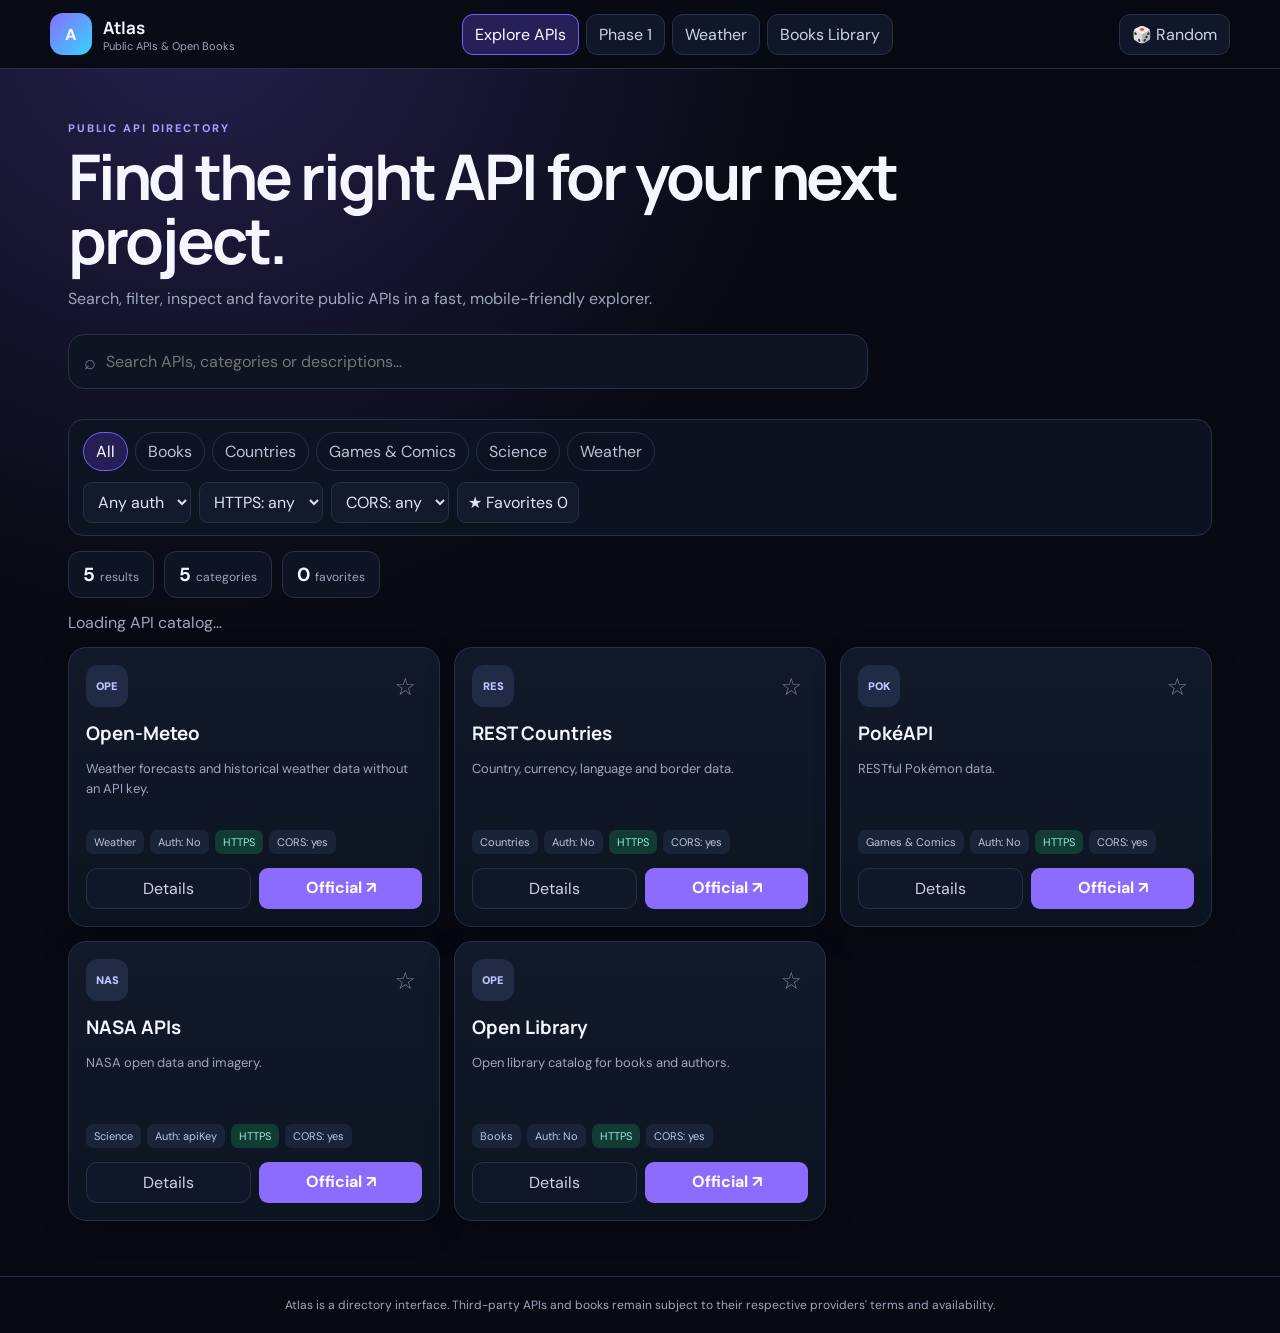
<file: index.html>
<!doctype html>
<html lang="en">
<head>
<meta charset="utf-8">
<meta name="viewport" content="width=device-width,initial-scale=1">
<meta name="description" content="Atlas — Public APIs & Open Books">
<title>Atlas — Public APIs & Open Books</title>
<link rel="preconnect" href="https://fonts.googleapis.com">
<link rel="preconnect" href="https://fonts.gstatic.com" crossorigin>
<link href="https://fonts.googleapis.com/css2?family=DM+Sans:wght@400;500;600;700&family=Manrope:wght@600;700;800&display=swap" rel="stylesheet">
<style>
:root{--bg:#070a12;--panel:#0e1422;--panel2:#121a2c;--line:#263149;--text:#f4f7ff;--muted:#9ba7bc;--accent:#8b6cff;--green:#26d3ae}
*{box-sizing:border-box}body{margin:0;background:radial-gradient(circle at 15% 0,#25204c 0,#070a12 36%);color:var(--text);font-family:"DM Sans",system-ui,sans-serif;min-height:100vh}button,input,select{font:inherit}button{cursor:pointer}
.top{position:sticky;top:0;z-index:20;display:flex;align-items:center;justify-content:space-between;gap:12px;padding:13px max(16px,calc((100% - 1180px)/2));background:#070a12e8;border-bottom:1px solid var(--line);backdrop-filter:blur(18px)}
.brand{display:flex;gap:11px;align-items:center}.logo{width:42px;height:42px;border-radius:13px;background:linear-gradient(135deg,var(--accent),#31d6ff);display:grid;place-items:center;font-weight:900}.brand b{font-family:Manrope;font-size:17px}.brand small{display:block;color:var(--muted);font-size:11px}
.tabs{display:flex;gap:7px}.tab,.secondary{border:1px solid var(--line);background:#101728;color:#cbd5e7;border-radius:11px;padding:9px 12px}.tab.active{background:#261f58;border-color:#745fff;color:#fff}
main{max-width:1180px;margin:auto}.hero{padding:52px 18px 20px}.eyebrow{font-size:11px;letter-spacing:.17em;font-weight:800;color:#aa9cff}.hero h1{font-family:Manrope;font-size:clamp(35px,6vw,63px);line-height:1.01;letter-spacing:-.045em;max-width:850px;margin:10px 0 13px}.hero p{color:var(--muted);max-width:700px;font-size:16px}
.search{display:flex;align-items:center;gap:10px;max-width:800px;margin-top:25px;padding:0 15px;background:#0e1422;border:1px solid var(--line);border-radius:16px}.search input{width:100%;padding:16px 0;border:0;outline:0;background:transparent;color:#fff}.search span{color:#74819a;font-size:20px}
.toolbar{margin:10px 18px 15px;padding:12px 14px;border:1px solid var(--line);background:#0e1422cc;border-radius:15px}.chips{display:flex;gap:7px;overflow:auto;padding-bottom:11px}.chip{white-space:nowrap;border:1px solid var(--line);background:transparent;color:#b8c3d7;border-radius:999px;padding:8px 12px}.chip.active{background:#251f56;border-color:#745fff;color:#fff}.filters{display:flex;gap:8px;flex-wrap:wrap}.filters select,.filters button{background:#121a2c;color:#dce4f5;border:1px solid var(--line);border-radius:9px;padding:8px 10px}
.stats{display:flex;gap:10px;padding:0 18px 14px}.stat{background:#0e1422;border:1px solid var(--line);border-radius:12px;padding:10px 14px}.stat b{font-size:19px}.stat span{font-size:12px;color:var(--muted);margin-left:5px}.status{color:var(--muted);padding:0 18px 14px}
.grid{display:grid;grid-template-columns:repeat(3,1fr);gap:14px;padding:0 18px 55px}.card{background:linear-gradient(180deg,#121a2bf5,#0d1421f5);border:1px solid var(--line);border-radius:18px;padding:17px;box-shadow:0 10px 30px #0003}.cardtop{display:flex;justify-content:space-between}.icon{width:42px;height:42px;border-radius:12px;background:#202b46;display:grid;place-items:center;color:#bdc7ff;font-size:11px;font-weight:900}.fav{border:0;background:none;color:#71809a;font-size:24px}.fav.active{color:#ffd35c}.card h3{margin:13px 0 6px;font-family:Manrope}.desc{color:var(--muted);line-height:1.5;font-size:13px;min-height:58px}.badges{display:flex;gap:6px;flex-wrap:wrap}.badge{font-size:11px;padding:5px 8px;border-radius:7px;background:#1a2439;color:#bbc7df}.good{color:#8ff0d7;background:#123b34}.actions{display:flex;gap:8px;margin-top:14px}.actions>*{flex:1;text-align:center;text-decoration:none}.primary{border:0;background:var(--accent);color:#fff;border-radius:9px;padding:9px 12px;font-weight:700}
.books{display:none}.books.active{display:block}.weather{display:none}.weather.active{display:block}.weatherbox{margin:10px 18px 55px;padding:20px;border:1px solid var(--line);background:linear-gradient(180deg,#121a2bf5,#0d1421f5);border-radius:20px}.weatherform{display:flex;gap:9px;flex-wrap:wrap}.weatherform input{flex:1;min-width:210px;background:#0b1120;color:#fff;border:1px solid var(--line);border-radius:10px;padding:12px}.weatherform button{border:0;background:var(--accent);color:#fff;border-radius:10px;padding:12px 16px;font-weight:700}.weathercurrent{display:grid;grid-template-columns:1.3fr 1fr 1fr;gap:12px;margin-top:15px}.weatherstat{padding:15px;border:1px solid var(--line);background:#111a2b;border-radius:13px}.weatherstat small{display:block;color:var(--muted);margin-bottom:6px}.temp{font:800 42px Manrope}.forecast{display:grid;grid-template-columns:repeat(5,1fr);gap:10px;margin-top:12px}.day{padding:13px;border:1px solid var(--line);background:#101829;border-radius:12px}.day b{display:block;margin-bottom:8px}.day span{display:block;color:var(--muted);font-size:12px;margin-top:4px}@media(max-width:700px){.weathercurrent{grid-template-columns:1fr 1fr}.forecast{grid-template-columns:1fr 1fr}}.bookcard{display:flex;gap:15px}.bookcats{margin-bottom:10px}.bookcard .badges{margin:8px 0}.bookcard .badge{display:inline-block;border:1px solid var(--line);background:#171d30;color:#cfd7e8;border-radius:999px;padding:5px 9px;font-size:12px}.cover{width:92px;height:132px;object-fit:cover;border-radius:9px;background:#1a2336;flex:none}.bookinfo{min-width:0}.bookinfo h3{margin:0 0 6px;font-family:Manrope}.meta{font-size:12px;color:var(--muted);margin-bottom:10px}.bookactions{display:flex;gap:7px;flex-wrap:wrap}.notice{margin:0 18px 20px;padding:12px 14px;border:1px solid #4a3e20;background:#211b0e;color:#d7cba9;border-radius:12px;font-size:12px;line-height:1.5}
.modal{position:fixed;inset:0;z-index:50;background:#000b;display:grid;place-items:center;padding:18px}.hidden{display:none}.modalbox{width:min(760px,100%);max-height:90vh;overflow:auto;background:#0c1322;border:1px solid var(--line);border-radius:20px;padding:22px;position:relative}.close{position:absolute;right:13px;top:10px;width:34px;height:34px;border:0;border-radius:50%;background:#182137;color:#fff;font-size:22px}.json{background:#060a11;border:1px solid var(--line);border-radius:12px;padding:14px;overflow:auto;font-size:12px;white-space:pre-wrap;color:#cbd6e9}.detailgrid{display:grid;grid-template-columns:1fr 1fr;gap:9px}.detail{padding:12px;border:1px solid var(--line);background:#111a2b;border-radius:11px}.detail small{display:block;color:var(--muted);margin-bottom:3px}
footer{padding:20px 18px;border-top:1px solid var(--line);color:var(--muted);font-size:12px;text-align:center}
@media(max-width:850px){.grid{grid-template-columns:1fr 1fr}.brand small{display:none}}@media(max-width:600px){.top{flex-wrap:wrap}.tabs{order:3;width:100%}.tab{flex:1}.grid{grid-template-columns:1fr;padding:0 14px 45px}.hero{padding:35px 14px 18px}.toolbar{margin-left:14px;margin-right:14px}.stats,.status{padding-left:14px;padding-right:14px}.detailgrid{grid-template-columns:1fr}.bookcard{gap:12px}.cover{width:76px;height:110px}}
</style>

<style>#phase1View{display:none;padding:0 18px 60px}#phase1View.active{display:block}.p1grid{display:grid;grid-template-columns:repeat(2,minmax(0,1fr));gap:14px}.p1card{background:#111a2b;border:1px solid var(--line,#24314a);border-radius:16px;padding:16px}.p1card h3{margin:0 0 6px}.p1card p{margin:0 0 10px;color:#9eabc1;font-size:13px}.p1card input{box-sizing:border-box;width:100%;margin:5px 0;padding:10px;background:#0b1120;color:#fff;border:1px solid var(--line,#24314a);border-radius:9px}.p1card button{border:0;background:var(--accent,#6c63ff);color:#fff;border-radius:9px;padding:10px 13px;font-weight:700;cursor:pointer}.p1out{margin-top:10px;color:#cbd6e9;font-size:13px;line-height:1.5;max-height:300px;overflow:auto}.p1out img{max-width:100%;max-height:190px;border-radius:10px}@media(max-width:700px){.p1grid{grid-template-columns:1fr}}</style>
</head>
<body>
<header class="top">
<div class="brand"><div class="logo">A</div><div><b>Atlas</b><small>Public APIs & Open Books</small></div></div>
<nav class="tabs"><button class="tab active" id="apiTab">Explore APIs</button><button class="tab" id="phase1Tab">Phase 1</button><button class="tab" id="weatherTab">Weather</button><button class="tab" id="bookTab">Books Library</button></nav>
<button class="secondary" id="random">🎲 Random</button>
</header>
<main>
<section class="hero"><div class="eyebrow" id="eyebrow">PUBLIC API DIRECTORY</div><h1 id="title">Find the right API for your next project.</h1><p id="subtitle">Search, filter, inspect and favorite public APIs in a fast, mobile-friendly explorer.</p><div class="search"><span>⌕</span><input id="search" placeholder="Search APIs, categories or descriptions…"></div></section>
<section id="apiView">
<section class="toolbar"><div id="chips" class="chips"></div><div class="filters"><select id="auth"><option value="">Any auth</option><option>No</option><option>apiKey</option><option>OAuth</option></select><select id="https"><option value="">HTTPS: any</option><option value="true">HTTPS only</option><option value="false">HTTP only</option></select><select id="cors"><option value="">CORS: any</option><option value="yes">CORS yes</option><option value="no">CORS no</option></select><button id="favorites">★ Favorites <span id="favCount">0</span></button></div></section>
<div class="stats"><div class="stat"><b id="count">0</b><span>results</span></div><div class="stat"><b id="catCount">0</b><span>categories</span></div><div class="stat"><b id="favStat">0</b><span>favorites</span></div></div><div id="status" class="status">Loading API catalog…</div><section id="grid" class="grid"></section>
</section>
<section id="weatherView" class="weather"><div class="weatherbox"><div class="eyebrow">LIVE WEATHER</div><h2>Weather Dashboard</h2><p class="desc">Powered by Open-Meteo — no API key required.</p><div class="weatherform"><input id="weatherCity" placeholder="Enter a city, e.g. Tirupati"><button id="weatherSearch">Get Weather</button></div><div id="weatherStatus" class="status">Enter a city to see current weather and a 5-day forecast.</div><div id="weatherCurrent" class="weathercurrent"></div><div id="weatherForecast" class="forecast"></div></div></section><section id="booksView" class="books">
<section class="toolbar"><div class="chips" id="bookCategories"><button class="chip active" data-bookcat="">All Books</button><button class="chip" data-bookcat="Popular">⭐ Popular</button><button class="chip" data-bookcat="Love Stories">❤️ Love Stories</button><button class="chip" data-bookcat="Mystery &amp; Detective">🕵️ Mystery &amp; Detective</button><button class="chip" data-bookcat="Fantasy &amp; Magic">🧙 Fantasy &amp; Magic</button><button class="chip" data-bookcat="Adventure &amp; Travel">🗺️ Adventure &amp; Travel</button><button class="chip" data-bookcat="Horror &amp; Ghost Stories">👻 Horror &amp; Ghost Stories</button><button class="chip" data-bookcat="Children &amp; Kids">👨‍👩‍👧 Children &amp; Kids</button><button class="chip" data-bookcat="Classic Stories">📚 Classic Stories</button><button class="chip" data-bookcat="History &amp; Biography">🏛️ History &amp; Biography</button><button class="chip" data-bookcat="Science &amp; Learning">🔬 Science &amp; Learning</button><button class="chip" data-bookcat="Poetry &amp; Drama">🎭 Poetry &amp; Drama</button><button class="chip" data-bookcat="Other Books">📖 Other Books</button></div><div class="filters"><select id="language"><option value="">All languages</option></select></div></section>
<div id="bookStatus" class="status">Loading books…</div><section id="bookGrid" class="grid"></section>
</section>
<section id="phase1View"><div class="hero"><div class="eyebrow">PHASE 1 · PUBLIC DATA HUB</div><h2>Live public-data services</h2><p>Explore useful browser-friendly public APIs without API keys.</p></div><div class="p1grid"><article class="p1card"><h3>🌍 Country Explorer</h3><p>Search country information.</p><input id="p1country" placeholder="India"><button onclick="p1Country()">Search</button><div id="p1countryOut" class="p1out"></div></article><article class="p1card"><h3>📍 Geocoding</h3><p>Find coordinates for a place.</p><input id="p1geo" placeholder="Tirupati"><button onclick="p1Geo()">Find</button><div id="p1geoOut" class="p1out"></div></article><article class="p1card"><h3>🚀 Space Launches</h3><p>Recent and upcoming launches.</p><button onclick="p1Space()">Load launches</button><div id="p1spaceOut" class="p1out"></div></article><article class="p1card"><h3>🐾 Animal Images</h3><p>Random dog image.</p><button onclick="p1Animal()">Get animal</button><div id="p1animalOut" class="p1out"></div></article><article class="p1card"><h3>📖 Dictionary</h3><p>English definitions and examples.</p><input id="p1word" placeholder="example"><button onclick="p1Word()">Define</button><div id="p1wordOut" class="p1out"></div></article><article class="p1card"><h3>📅 Public Holidays</h3><p>Holiday calendar by country.</p><input id="p1hc" value="IN" maxlength="2"><input id="p1hy" value="2026" type="number"><button onclick="p1Holidays()">Load holidays</button><div id="p1holidayOut" class="p1out"></div></article><article class="p1card"><h3>🧪 Test Data</h3><p>Generate random developer data.</p><button onclick="p1TestData()">Generate</button><div id="p1testOut" class="p1out"></div></article><article class="p1card"><h3>🌦️ Weather</h3><p>Open the existing Weather dashboard.</p><button onclick="p1OpenWeather()">Open Weather</button></article></div></section></main>
<div id="modal" class="modal hidden"><div class="modalbox"><button class="close" id="close">×</button><div id="modalBody"></div></div></div>
<footer>Atlas is a directory interface. Third-party APIs and books remain subject to their respective providers' terms and availability.</footer>
<script>
const $=id=>document.getElementById(id),esc=v=>String(v??"").replace(/[&<>"']/g,c=>({"&":"&amp;","<":"&lt;",">":"&gt;",'"':"&quot;","'":"&#39;"}[c]));
let apis=[],category="",onlyFav=false,favs=JSON.parse(localStorage.getItem("atlasFavs")||"[]"),books=[],bookLang="";
const fallback=[{name:"Open-Meteo",description:"Weather forecasts and historical weather data without an API key.",auth:"No",https:true,cors:"yes",category:"Weather",link:"https://open-meteo.com/"},{name:"REST Countries",description:"Country, currency, language and border data.",auth:"No",https:true,cors:"yes",category:"Countries",link:"https://restcountries.com/"},{name:"PokéAPI",description:"RESTful Pokémon data.",auth:"No",https:true,cors:"yes",category:"Games & Comics",link:"https://pokeapi.co/"},{name:"NASA APIs",description:"NASA open data and imagery.",auth:"apiKey",https:true,cors:"yes",category:"Science",link:"https://api.nasa.gov/"},{name:"Open Library",description:"Open library catalog for books and authors.",auth:"No",https:true,cors:"yes",category:"Books",link:"https://openlibrary.org/developers/api"}];
async function loadApis(){try{let r=await fetch("https://api.publicapis.org/entries");if(!r.ok)throw 0;let j=await r.json();apis=(j.entries||[]).map(x=>({name:x.API,description:x.Description,auth:x.Auth||"No",https:x.HTTPS,cors:x.Cors||"unknown",category:x.Category||"Other",link:x.Link}))}catch(e){apis=fallback}buildCats();renderApis()}
function buildCats(){let cs=[...new Set(apis.map(x=>x.category))].sort();$("catCount").textContent=cs.length;$("chips").innerHTML='<button class="chip active" data-cat="">All</button>'+cs.slice(0,30).map(c=>`<button class="chip" data-cat="${esc(c)}">${esc(c)}</button>`).join("");document.querySelectorAll("[data-cat]").forEach(b=>b.onclick=()=>{category=b.dataset.cat;document.querySelectorAll("[data-cat]").forEach(x=>x.classList.toggle("active",x===b));renderApis()})}
function filteredApis(){let q=$("search").value.toLowerCase(),a=$("auth").value,h=$("https").value,c=$("cors").value;return apis.filter(x=>(!q||[x.name,x.description,x.category].join(" ").toLowerCase().includes(q))&&(!category||x.category===category)&&(!a||x.auth.toLowerCase()===a.toLowerCase())&&(!h||String(!!x.https)===h)&&(!c||(c==="yes"?String(x.cors).toLowerCase()==="yes":String(x.cors).toLowerCase()!=="yes"))&&(!onlyFav||favs.includes(x.name)))}
function renderApis(){let arr=filteredApis();$("count").textContent=arr.length;$("favCount").textContent=favs.length;$("favStat").textContent=favs.length;$("grid").innerHTML=arr.map(x=>`<article class="card"><div class="cardtop"><div class="icon">${esc(x.name.slice(0,3).toUpperCase())}</div><button class="fav ${favs.includes(x.name)?"active":""}" data-fav="${esc(x.name)}">${favs.includes(x.name)?"★":"☆"}</button></div><h3>${esc(x.name)}</h3><p class="desc">${esc(x.description)}</p><div class="badges"><span class="badge">${esc(x.category)}</span><span class="badge">Auth: ${esc(x.auth)}</span><span class="badge ${x.https?"good":""}">${x.https?"HTTPS":"HTTP"}</span><span class="badge">CORS: ${esc(x.cors)}</span></div><div class="actions"><button class="secondary" data-detail="${apis.indexOf(x)}">Details</button><a class="primary" href="${esc(x.link)}" target="_blank" rel="noopener">Official ↗</a></div></article>`).join("")||"<div class='status'>No matching APIs.</div>";document.querySelectorAll("[data-fav]").forEach(b=>b.onclick=()=>{let n=b.dataset.fav;favs=favs.includes(n)?favs.filter(x=>x!==n):[...favs,n];localStorage.setItem("atlasFavs",JSON.stringify(favs));renderApis()});document.querySelectorAll("[data-detail]").forEach(b=>b.onclick=()=>showApi(apis[+b.dataset.detail]))}
function showApi(x){$("modalBody").innerHTML=`<div class="eyebrow">${esc(x.category)}</div><h2>${esc(x.name)}</h2><p>${esc(x.description)}</p><div class="detailgrid"><div class="detail"><small>Authentication</small>${esc(x.auth)}</div><div class="detail"><small>HTTPS</small>${x.https?"Supported":"Not supported"}</div><div class="detail"><small>CORS</small>${esc(x.cors)}</div><div class="detail"><small>Category</small>${esc(x.category)}</div></div><p><a class="primary" href="${esc(x.link)}" target="_blank" rel="noopener">Open official API ↗</a></p><details><summary>Raw JSON</summary><pre class="json">${esc(JSON.stringify(x,null,2))}</pre></details>`;$("modal").classList.remove("hidden")}
async function fetchBooksPage(page){
  let r=await fetch("/api/books?page="+page);
  if(!r.ok)throw new Error("Books API page "+page+" failed");
  return r.json();
  }
async function getWeather(city){
  const status=$("weatherStatus"),current=$("weatherCurrent"),forecast=$("weatherForecast");
  status.textContent="Finding location…";current.innerHTML="";forecast.innerHTML="";
  try{
    const g=await fetch("https://geocoding-api.open-meteo.com/v1/search?name="+encodeURIComponent(city)+"&count=1&language=en&format=json");
    if(!g.ok)throw new Error("Location lookup failed");
    const gj=await g.json(),place=gj.results?.[0];
    if(!place)throw new Error("City not found");
    status.textContent="Loading weather for "+place.name+(place.country?", "+place.country:"")+"…";
    const w=await fetch("https://api.open-meteo.com/v1/forecast?latitude="+place.latitude+"&longitude="+place.longitude+"&current=temperature_2m,relative_humidity_2m,apparent_temperature,weather_code,wind_speed_10m&daily=weather_code,temperature_2m_max,temperature_2m_min,precipitation_probability_max&forecast_days=5&timezone=auto");
    if(!w.ok)throw new Error("Weather lookup failed");
    const j=await w.json(),cw=j.current,d=j.daily;
    current.innerHTML='<div class="weatherstat"><small>Temperature</small><div class="temp">'+Math.round(cw.temperature_2m)+'°C</div><span>Feels like '+Math.round(cw.apparent_temperature)+'°C</span></div><div class="weatherstat"><small>Humidity</small><div class="temp">'+cw.relative_humidity_2m+'%</div><span>Wind '+Math.round(cw.wind_speed_10m)+' km/h</span></div><div class="weatherstat"><small>Conditions</small><div style="font-size:20px;font-weight:700">'+weatherText(cw.weather_code)+'</div><span>'+place.name+', '+place.country+'</span></div>';
    forecast.innerHTML=d.time.map((date,i)=>'<div class="day"><b>'+new Date(date+"T12:00:00").toLocaleDateString(undefined,{weekday:"short"})+'</b><div>↑ '+Math.round(d.temperature_2m_max[i])+'° / ↓ '+Math.round(d.temperature_2m_min[i])+'°C</div><span>'+weatherText(d.weather_code[i])+'</span><span>Rain '+(d.precipitation_probability_max[i]??0)+'%</span></div>').join("");
    status.textContent="Updated from Open-Meteo.";
  }catch(e){status.textContent=e.message||"Could not load weather right now."}
}
function weatherText(code){if(code===0)return"Clear sky";if([1,2,3].includes(code))return"Partly cloudy";if([45,48].includes(code))return"Fog";if([51,53,55,56,57].includes(code))return"Drizzle";if([61,63,65,66,67].includes(code))return"Rain";if([71,73,75,77].includes(code))return"Snow";if([80,81,82].includes(code))return"Rain showers";if([95,96,99].includes(code))return"Thunderstorm";return"Unknown";}
let bookCategory="";
function bookCategoryOf(b){const t=[...(b.subjects||[]),...(b.bookshelves||[]),b.title||""].join(" ").toLowerCase();if(/mystery|detective|crime|spy stories|detectives/.test(t))return "Mystery & Detective";if(/horror|ghost|gothic|supernatural|vampire|haunted/.test(t))return "Horror & Ghost Stories";if(/romance|love stories|love in|courtship|marriage|love story/.test(t))return "Love Stories";if(/children|juvenile|nursery|fairy tale|young readers|school stories/.test(t))return "Children & Kids";if(/fantasy|magic|mytholog|legend|fairy|dragon|wizard|fairy tales|fantastic fiction/.test(t))return "Fantasy & Magic";if(/adventure|travel|voyage|exploration|pirate|sea stories|western|expedition/.test(t))return "Adventure & Travel";if(/science|mathematics|physics|chemistry|biology|education|textbook|technology|engineering/.test(t))return "Science & Learning";if(/history|historical|biography|autobiography|war stories|politics|military/.test(t))return "History & Biography";if(/poetry|poems|drama|plays|theatre|tragedy|comedy/.test(t))return "Poetry & Drama";if(/novels?|fiction|short stories|literature|essays|classic/.test(t))return "Classic Stories";return "Other Books"}
function isPopular(b){return Number(b.download_count||0)>=10000}
async function fetchBooksPage(page){
  let r=await fetch("/api/books?page="+page);
  if(!r.ok)throw new Error("Books API page "+page+" failed");
  return r.json();
}
async function loadBooks(){
  $("bookStatus").textContent="Loading books from Gutendex…";
  try{
    const first=await fetchBooksPage(1);
    books=first.results||[];
    let seen=new Set(books.map(b=>b.id));
    renderBookLanguages();
    $("bookStatus").textContent=`Loaded ${books.length} books from Gutendex. Loading more…`;
    renderBooks();
    const extra=await Promise.allSettled([2,3,4,5].map(fetchBooksPage));
    extra.forEach(r=>{if(r.status==="fulfilled"){for(const b of (r.value.results||[])){if(!seen.has(b.id)){seen.add(b.id);books.push(b)}}}});
    renderBookLanguages();
    const failed=extra.filter(r=>r.status==="rejected").length;
    $("bookStatus").textContent=failed?`Loaded ${books.length} books from Gutendex. Some additional pages were unavailable.`:`Loaded ${books.length} books from Gutendex.`;
    renderBooks();
  }catch(e){
    books=[];
    $("bookStatus").textContent="Could not load Gutendex right now. Please refresh and try again.";
    renderBooks();
  }
}
function renderBookLanguages(){let langs=[...new Set(books.flatMap(b=>b.languages||[]))].sort();$("language").innerHTML='<option value="">All languages</option>'+langs.map(l=>`<option value="${esc(l)}">${esc(l)}</option>`).join("")}
function formats(b){let f=b.formats||{};return{read:f["text/html"]||f["text/html; charset=utf-8"]||"",epub:f["application/epub+zip"]||"",pdf:f["application/pdf"]||"",txt:f["text/plain; charset=utf-8"]||f["text/plain"]||""}}
function renderBooks(){let q=$("search").value.toLowerCase();let arr=books.filter(b=>{let text=`${b.title} ${(b.authors||[]).map(a=>a.name).join(" ")}`.toLowerCase();let cat=bookCategoryOf(b);let matchesCat=!bookCategory||(bookCategory==="Popular"?isPopular(b):cat===bookCategory);return(!q||text.includes(q))&&(!bookLang||(b.languages||[]).includes(bookLang))&&matchesCat});if(bookCategory==="Popular")arr.sort((a,b)=>(b.download_count||0)-(a.download_count||0));$("bookGrid").innerHTML=arr.map(b=>{let f=formats(b),author=(b.authors||[]).map(a=>a.name).join(", ")||"Unknown author",cover=b.formats?.["image/jpeg"]||"",cat=bookCategoryOf(b);return `<article class="card bookcard"><img class="cover" src="${esc(cover)}" alt=""><div class="bookinfo"><h3>${esc(b.title)}</h3><div class="meta">${esc(author)} · ${esc((b.languages||[]).join(", ").toUpperCase())} · ${b.download_count||0} downloads</div><div class="badges"><span class="badge">${esc(cat)}</span></div><div class="bookactions">${f.read?`<a class="primary" href="${esc(f.read)}" target="_blank" rel="noopener">Read online</a>`:""}${f.epub?`<a class="secondary" href="${esc(f.epub)}" target="_blank" rel="noopener">EPUB</a>`:""}${f.pdf?`<a class="secondary" href="${esc(f.pdf)}" target="_blank" rel="noopener">PDF</a>`:""}${f.txt?`<a class="secondary" href="${esc(f.txt)}" target="_blank" rel="noopener">TXT</a>`:""}<a class="secondary" href="https://www.gutenberg.org/ebooks/${b.id}" target="_blank" rel="noopener">Gutenberg ↗</a></div></div></article>`}).join("")||"<div class='status'>No matching books.</div>"}
document.querySelectorAll("[data-bookcat]").forEach(b=>b.onclick=()=>{bookCategory=b.dataset.bookcat;document.querySelectorAll("[data-bookcat]").forEach(x=>x.classList.toggle("active",x===b));renderBooks()})
function setView(view){let book=view==="book",weather=view==="weather";$("apiView").style.display=!book&&!weather?"block":"none";$("booksView").classList.toggle("active",book);$("weatherView").classList.toggle("active",weather);$("apiTab").classList.toggle("active",!book&&!weather);$("bookTab").classList.toggle("active",book);$("weatherTab").classList.toggle("active",weather);$("eyebrow").textContent=book?"OPEN BOOKS LIBRARY":weather?"LIVE WEATHER":"PUBLIC API DIRECTORY";$("title").textContent=book?"Read classic books from legal public-domain sources.":weather?"Check current conditions and a 5-day forecast.":"Find the right API for your next project.";$("subtitle").textContent=book?"Search Project Gutenberg metadata and open only formats actually supplied by the source.":weather?"Search any city using Open-Meteo. No API key required.":"Search, filter, inspect and favorite public APIs in a fast, mobile-friendly explorer.";$("search").style.display=weather?"none":"flex";$("random").style.display=(book||weather)?"none":"block";if(book&&!books.length)loadBooks();if(book)renderBooks()}
$("apiTab").onclick=()=>setView("api");$("weatherTab").onclick=()=>setView("weather");$("bookTab").onclick=()=>setView("book");$("weatherSearch").onclick=()=>{let city=$("weatherCity").value.trim();if(city)getWeather(city)};$("weatherCity").onkeydown=e=>{if(e.key==="Enter")$("weatherSearch").click()};$("search").oninput=()=>{renderApis();if($("booksView").classList.contains("active"))renderBooks()};["auth","https","cors"].forEach(id=>$(id).onchange=renderApis);$("favorites").onclick=()=>{onlyFav=!onlyFav;renderApis()};$("language").onchange=e=>{bookLang=e.target.value;renderBooks()};$("random").onclick=()=>showApi(apis[Math.floor(Math.random()*apis.length)]);$("close").onclick=()=>$("modal").classList.add("hidden");$("modal").onclick=e=>{if(e.target===$("modal"))$("modal").classList.add("hidden")};loadApis();
</script>
<script>(function(){const $=id=>document.getElementById(id),esc=x=>String(x??'').replace(/[&<>"']/g,m=>({'&':'&amp;','<':'&lt;','>':'&gt;','"':'&quot;',"'":'&#39;'}[m]));async function get(u){let r=await fetch(u);if(!r.ok)throw 0;return r.json()}window.p1Country=async()=>{let q=$("p1country").value.trim(),o=$("p1countryOut");if(!q)return;o.textContent='Loading…';try{let a=await get('https://restcountries.com/v3.1/name/'+encodeURIComponent(q));o.innerHTML=a.slice(0,5).map(x=>'<b>'+esc(x.name?.common)+'</b><br>Capital: '+esc(x.capital?.[0]||'—')+'<br>Population: '+Number(x.population||0).toLocaleString()+'<br>Region: '+esc(x.region||'—')+'<br>Currency: '+esc(Object.values(x.currencies||{}).map(v=>v.name).join(', ')||'—')+'<hr>').join('')}catch(e){o.textContent='Country lookup unavailable.'}};window.p1Geo=async()=>{let q=$("p1geo").value.trim(),o=$("p1geoOut");if(!q)return;o.textContent='Loading…';try{let j=await get('https://geocoding-api.open-meteo.com/v1/search?name='+encodeURIComponent(q)+'&count=6&language=en&format=json');o.innerHTML=(j.results||[]).map(x=>'<b>'+esc(x.name)+'</b> — '+esc(x.country||'')+'<br>Latitude: '+x.latitude+' · Longitude: '+x.longitude+'<hr>').join('')||'No locations found.'}catch(e){o.textContent='Geocoding unavailable.'}};window.p1Space=async()=>{let o=$("p1spaceOut");o.textContent='Loading…';try{let j=await get('https://ll.thespacedevs.com/2.2.0/launch/?limit=8&ordering=-net');o.innerHTML=(j.results||[]).map(x=>'<b>'+esc(x.name)+'</b><br>'+esc(x.net||'Date unavailable')+'<br>Status: '+esc(x.status?.name||'—')+'<hr>').join('')}catch(e){o.textContent='Space data unavailable.'}};window.p1Animal=async()=>{let o=$("p1animalOut");o.textContent='Loading…';try{let j=await get('https://dog.ceo/api/breeds/image/random');o.innerHTML='<img src="'+esc(j.message)+'" alt="Random dog">'}catch(e){o.textContent='Animal API unavailable.'}};window.p1Word=async()=>{let q=$("p1word").value.trim(),o=$("p1wordOut");if(!q)return;o.textContent='Loading…';try{let j=await get('https://api.dictionaryapi.dev/api/v2/entries/en/'+encodeURIComponent(q));o.innerHTML=(j[0]?.meanings||[]).slice(0,5).map(m=>'<b>'+esc(m.partOfSpeech||'')+'</b><br>'+esc(m.definitions?.[0]?.definition||'')+'<br><i>'+esc(m.definitions?.[0]?.example||'')+'</i><hr>').join('')}catch(e){o.textContent='Word not found.'}};window.p1Holidays=async()=>{let c=$("p1hc").value.trim().toUpperCase(),y=$("p1hy").value,o=$("p1holidayOut");o.textContent='Loading…';try{let j=await get('https://date.nager.at/api/v3/PublicHolidays/'+encodeURIComponent(y)+'/'+encodeURIComponent(c));o.innerHTML=j.map(x=>'<b>'+esc(x.date)+'</b> — '+esc(x.localName)+'<br>').join('')}catch(e){o.textContent='Holiday data unavailable.'}};window.p1TestData=async()=>{let o=$("p1testOut");o.textContent='Loading…';try{let j=await get('https://randomuser.me/api/?results=3');o.innerHTML='<b>Browser UUID:</b> '+esc(crypto.randomUUID?.()||'UUID unavailable')+'<hr>'+(j.results||[]).map(x=>esc(x.name.first+' '+x.name.last)+' — '+esc(x.email)).join('<br>')}catch(e){o.textContent='Test data unavailable.'}};window.p1OpenWeather=()=>typeof window.setView==='function'?window.setView('weather'):null;let t=$("phase1Tab");if(t)t.onclick=()=>{let p=$("phase1View"),a=$("apiView");p?.classList.add('active');if(a)a.style.display='none';document.querySelectorAll('.tab').forEach(x=>x.classList.remove('active'));t.classList.add('active')};})();</script></body>
</html>
</file>
